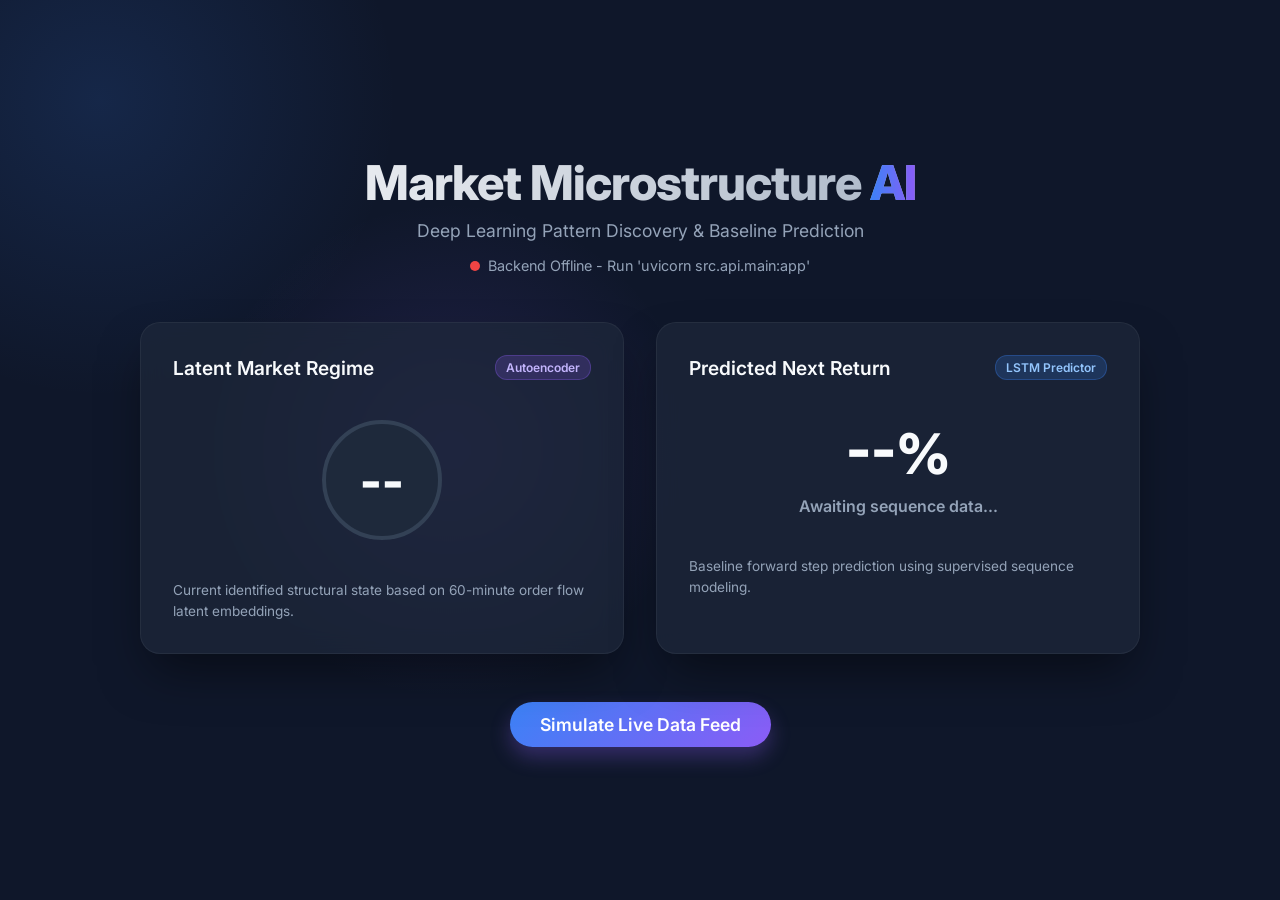
<file: frontend/index.html>
<!DOCTYPE html>
<html lang="en">
<head>
    <meta charset="UTF-8">
    <meta name="viewport" content="width=device-width, initial-scale=1.0">
    <title>Market Microstructure AI</title>
    <link rel="stylesheet" href="style.css">
    <link href="https://fonts.googleapis.com/css2?family=Inter:wght@300;400;600;800&display=swap" rel="stylesheet">
</head>
<body>
    <div class="background-glow"></div>
    
    <div class="container">
        <header>
            <h1>Market Microstructure <span>AI</span></h1>
            <p>Deep Learning Pattern Discovery & Baseline Prediction</p>
            <div class="status-indicator">
                <div class="pulse-dot"></div>
                <span id="api-status">Connecting to Backend...</span>
            </div>
        </header>

        <main class="dashboard">
            <!-- Market Regime Card -->
            <div class="card glassmorphism">
                <div class="card-header">
                    <h2>Latent Market Regime</h2>
                    <span class="badge autoencoder-badge">Autoencoder</span>
                </div>
                <div class="card-body">
                    <div class="regime-display">
                        <div class="regime-circle" id="regime-circle">
                            <span id="regime-id">--</span>
                        </div>
                    </div>
                    <p class="description">Current identified structural state based on 60-minute order flow latent embeddings.</p>
                </div>
            </div>

            <!-- Price Prediction Card -->
            <div class="card glassmorphism">
                <div class="card-header">
                    <h2>Predicted Next Return</h2>
                    <span class="badge lstm-badge">LSTM Predictor</span>
                </div>
                <div class="card-body">
                    <div class="prediction-display">
                        <h1 id="prediction-value">--%</h1>
                        <p id="prediction-direction" class="direction">Awaiting sequence data...</p>
                    </div>
                    <p class="description">Baseline forward step prediction using supervised sequence modeling.</p>
                </div>
            </div>
        </main>

        <div class="action-section">
            <button id="simulate-btn" class="glow-button">Simulate Live Data Feed</button>
        </div>
    </div>

    <script src="app.js"></script>
</body>
</html>
</file>
<file: frontend/style.css>
:root {
    --bg-dark: #0f172a;
    --card-bg: rgba(30, 41, 59, 0.7);
    --primary: #3b82f6;
    --accent: #8b5cf6;
    --success: #10b981;
    --danger: #ef4444;
    --text-main: #f8fafc;
    --text-muted: #94a3b8;
}

* {
    margin: 0;
    padding: 0;
    box-sizing: border-box;
    font-family: 'Inter', sans-serif;
}

body {
    background-color: var(--bg-dark);
    color: var(--text-main);
    min-height: 100vh;
    display: flex;
    justify-content: center;
    align-items: center;
    overflow: hidden;
    position: relative;
}

/* Stunning Background Gradients */
.background-glow {
    position: absolute;
    width: 600px;
    height: 600px;
    background: radial-gradient(circle, rgba(59, 130, 246, 0.15) 0%, rgba(15, 23, 42, 0) 70%);
    top: -200px;
    left: -200px;
    border-radius: 50%;
    z-index: -1;
    animation: drift 20s infinite alternate;
}
.background-glow::after {
    content: '';
    position: absolute;
    width: 500px;
    height: 500px;
    background: radial-gradient(circle, rgba(139, 92, 246, 0.15) 0%, rgba(15, 23, 42, 0) 70%);
    bottom: -300px;
    right: -300px;
    border-radius: 50%;
}

@keyframes drift {
    0% { transform: translate(0, 0); }
    100% { transform: translate(100px, 50px); }
}

.container {
    width: 90%;
    max-width: 1000px;
    z-index: 10;
}

header {
    text-align: center;
    margin-bottom: 3rem;
}

header h1 {
    font-size: 3rem;
    font-weight: 800;
    letter-spacing: -1px;
    background: linear-gradient(to right, #fff, #94a3b8);
    -webkit-background-clip: text;
    -webkit-text-fill-color: transparent;
}
header h1 span {
    background: linear-gradient(to right, var(--primary), var(--accent));
    -webkit-background-clip: text;
    -webkit-text-fill-color: transparent;
}

header p {
    color: var(--text-muted);
    margin-top: 0.5rem;
    font-size: 1.1rem;
}

.status-indicator {
    display: flex;
    align-items: center;
    justify-content: center;
    gap: 8px;
    margin-top: 1rem;
    font-size: 0.9rem;
    color: var(--text-muted);
}

.pulse-dot {
    width: 10px;
    height: 10px;
    background-color: var(--danger);
    border-radius: 50%;
}
.pulse-dot.online {
    background-color: var(--success);
    box-shadow: 0 0 10px var(--success);
    animation: pulse 2s infinite;
}

@keyframes pulse {
    0% { box-shadow: 0 0 0 0 rgba(16, 185, 129, 0.7); }
    70% { box-shadow: 0 0 0 10px rgba(16, 185, 129, 0); }
    100% { box-shadow: 0 0 0 0 rgba(16, 185, 129, 0); }
}

/* Glassmorphism Cards */
.dashboard {
    display: grid;
    grid-template-columns: repeat(auto-fit, minmax(300px, 1fr));
    gap: 2rem;
}

.glassmorphism {
    background: var(--card-bg);
    backdrop-filter: blur(12px);
    border: 1px solid rgba(255, 255, 255, 0.05);
    border-radius: 20px;
    padding: 2rem;
    box-shadow: 0 25px 50px -12px rgba(0, 0, 0, 0.5);
    transition: transform 0.3s ease, border-color 0.3s ease;
}
.glassmorphism:hover {
    transform: translateY(-5px);
    border-color: rgba(255, 255, 255, 0.1);
}

.card-header {
    display: flex;
    justify-content: space-between;
    align-items: center;
    margin-bottom: 1.5rem;
}

.card-header h2 {
    font-size: 1.2rem;
    font-weight: 600;
}

.badge {
    font-size: 0.75rem;
    padding: 4px 10px;
    border-radius: 12px;
    font-weight: 600;
}
.autoencoder-badge { background: rgba(139, 92, 246, 0.2); color: #c4b5fd; border: 1px solid rgba(139, 92, 246, 0.3); }
.lstm-badge { background: rgba(59, 130, 246, 0.2); color: #93c5fd; border: 1px solid rgba(59, 130, 246, 0.3); }

.description {
    color: var(--text-muted);
    font-size: 0.85rem;
    line-height: 1.5;
    margin-top: 1.5rem;
}

/* Regime Display */
.regime-display {
    display: flex;
    justify-content: center;
    padding: 1rem 0;
}
.regime-circle {
    width: 120px;
    height: 120px;
    border-radius: 50%;
    display: flex;
    align-items: center;
    justify-content: center;
    font-size: 3rem;
    font-weight: 800;
    background: #1e293b;
    border: 4px solid #334155;
    transition: all 0.5s cubic-bezier(0.4, 0, 0.2, 1);
}
.regime-circle.r0 { border-color: #3b82f6; box-shadow: 0 0 20px rgba(59, 130, 246, 0.4); color: #3b82f6; }
.regime-circle.r1 { border-color: #10b981; box-shadow: 0 0 20px rgba(16, 185, 129, 0.4); color: #10b981; }
.regime-circle.r2 { border-color: #f59e0b; box-shadow: 0 0 20px rgba(245, 158, 11, 0.4); color: #f59e0b; }
.regime-circle.r3 { border-color: #ef4444; box-shadow: 0 0 20px rgba(239, 68, 68, 0.4); color: #ef4444; }

/* Prediction Display */
.prediction-display {
    text-align: center;
    padding: 1rem 0;
}
.prediction-display h1 {
    font-size: 3.5rem;
    font-weight: 800;
    transition: color 0.3s ease;
}
.prediction-display h1.positive { color: var(--success); }
.prediction-display h1.negative { color: var(--danger); }
.direction {
    font-size: 1rem;
    margin-top: 0.5rem;
    font-weight: 600;
    color: var(--text-muted);
}

/* Action Section */
.action-section {
    margin-top: 3rem;
    text-align: center;
}
.glow-button {
    background: linear-gradient(135deg, var(--primary), var(--accent));
    color: white;
    border: none;
    padding: 12px 30px;
    font-size: 1.1rem;
    font-weight: 600;
    border-radius: 30px;
    cursor: pointer;
    box-shadow: 0 10px 20px rgba(139, 92, 246, 0.3);
    transition: all 0.3s ease;
}
.glow-button:hover {
    transform: translateY(-2px);
    box-shadow: 0 15px 25px rgba(139, 92, 246, 0.5);
}
.glow-button:active {
    transform: translateY(1px);
}
</file>
